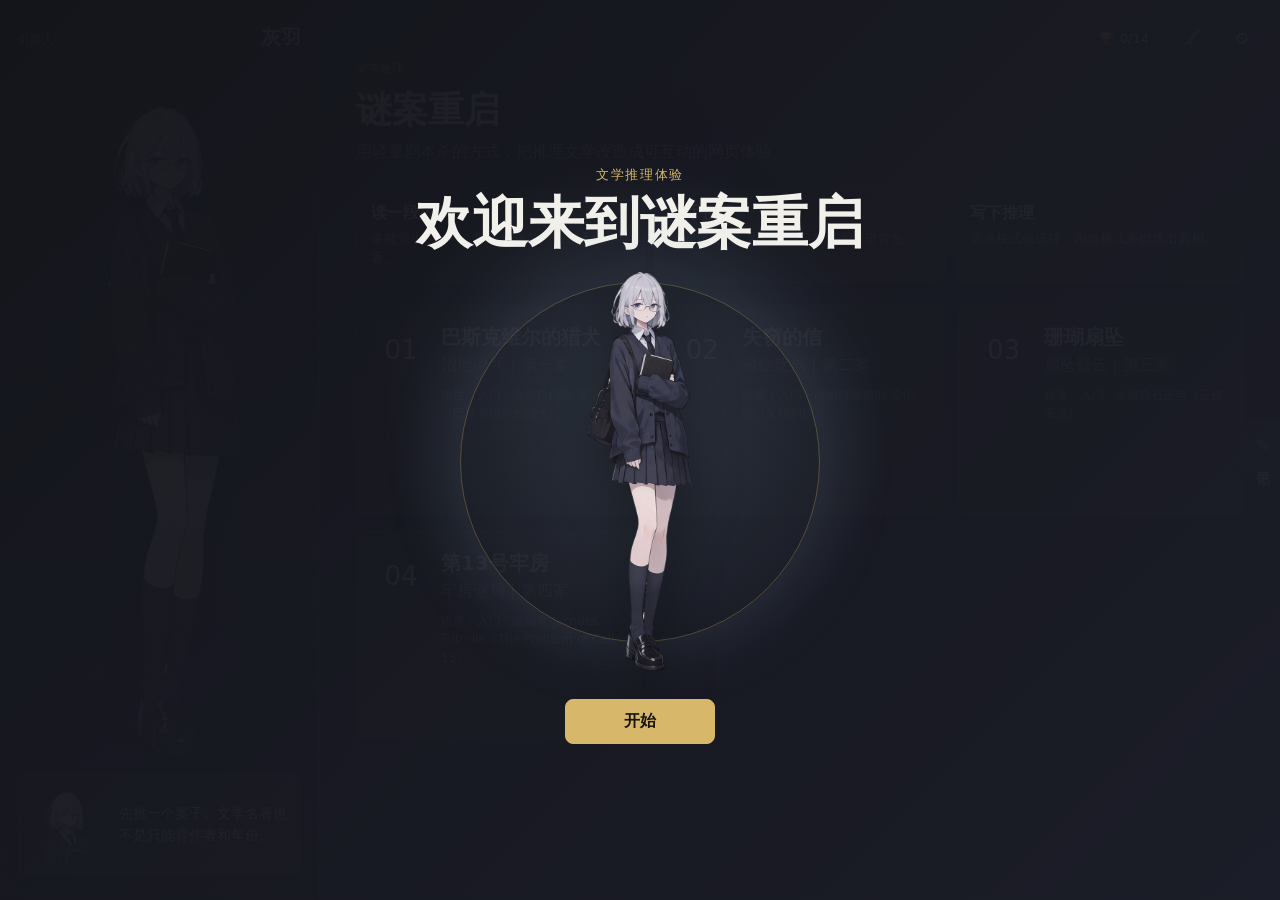
<file: index.html>
﻿<!DOCTYPE html>
<html lang="zh-CN">
<head>
  <meta charset="UTF-8" />
  <meta name="viewport" content="width=device-width, initial-scale=1.0" />
  <title>谜案重启 | 文学推理</title>
  <link rel="stylesheet" href="styles.css" />
</head>
<body>
  <div id="illustrationBackground" class="illustration-background" aria-hidden="true"></div>
  <button id="homeTrigger" class="home-trigger" type="button" data-action="menu" aria-label="返回主菜单" title="返回主菜单" hidden>
    <span aria-hidden="true">←</span>
    <span class="home-trigger-text">主菜单</span>
  </button>
  <button class="settings-trigger" type="button" data-action="settings" aria-label="打开设置" title="设置">⚙</button>
  <button id="achToggle" class="ach-trigger" type="button" aria-expanded="false" title="成就">
    <span aria-hidden="true">🏆</span>
    <span id="achCount" class="ach-trigger-count">0/0</span>
  </button>
  <div class="bgm-control">
    <button id="bgmToggle" class="bgm-trigger" type="button" aria-label="背景音乐" aria-expanded="false" aria-controls="bgmPanel" title="背景音乐">
      <span class="bgm-icon" aria-hidden="true">♪</span>
      <span class="bgm-bars" aria-hidden="true"><i></i><i></i><i></i></span>
    </button>
    <div id="bgmPanel" class="bgm-panel" role="group" aria-label="背景音乐播放器" hidden>
      <div class="bgm-row">
        <strong>背景音乐</strong>
        <label class="bgm-switch" title="一键开关背景音乐">
          <input id="bgmEnabled" type="checkbox" />
          <span class="bgm-switch-track" aria-hidden="true"></span>
          <span class="sr-only">开启背景音乐</span>
        </label>
      </div>
      <div class="bgm-player">
        <div class="bgm-now">
          <strong id="bgmTitle"></strong>
          <span id="bgmArtist"></span>
        </div>
        <input id="bgmSeek" class="bgm-seek" type="range" min="0" max="1000" step="1" value="0" aria-label="播放进度" />
        <div class="bgm-time"><span id="bgmCurrent">0:00</span><span id="bgmDuration">0:00</span></div>
        <div class="bgm-buttons">
          <button id="bgmMode" class="bgm-btn small" type="button"></button>
          <button id="bgmPrev" class="bgm-btn" type="button" aria-label="上一首" title="上一首">⏮</button>
          <button id="bgmPlay" class="bgm-btn main" type="button" aria-label="播放" title="播放">▶</button>
          <button id="bgmNext" class="bgm-btn" type="button" aria-label="下一首" title="下一首">⏭</button>
          <button id="bgmMute" class="bgm-btn small" type="button" aria-label="静音" title="静音">🔊</button>
        </div>
        <div class="bgm-volume">
          <label class="bgm-field" for="bgmVolume">音量</label>
          <input id="bgmVolume" type="range" min="0" max="100" step="1" value="40" />
          <span id="bgmVolumeLabel" class="bgm-field">40%</span>
        </div>
        <div class="bgm-library">
          <div id="bgmTabs" class="bgm-tabs" role="tablist" aria-label="专辑与歌单"></div>
          <form id="bgmForm" class="bgm-form" hidden>
            <input id="bgmFormInput" type="text" maxlength="20" autocomplete="off" aria-label="歌单名称" />
            <button type="submit" class="bgm-chip">确定</button>
            <button id="bgmFormCancel" type="button" class="bgm-chip">取消</button>
          </form>
          <div class="bgm-album-head">
            <div>
              <strong id="bgmAlbumName"></strong>
              <small id="bgmAlbumDesc"></small>
            </div>
            <div id="bgmAlbumActions" class="bgm-album-actions"></div>
          </div>
          <ol id="bgmList" class="bgm-list" aria-label="当前专辑曲目"></ol>
        </div>
      </div>
      <p id="bgmStatus" class="bgm-status" aria-live="polite"></p>
    </div>
  </div>
  <div class="layout">
    <aside class="guide-panel" aria-label="引路人">
      <div class="guide-card">
        <div class="guide-title">
          <span class="guide-kicker">引路人</span>
          <strong>灰羽</strong>
        </div>
        <button class="guide-portrait" type="button" data-action="mascot" aria-label="和引路人互动">
          <img id="guideFullbody" class="guide-fullbody" alt="灰发眼镜少女引路人全身像" src="assets/mascot/cutout/fullbody_idle.png" onerror="this.onerror=null;this.src='assets/mascot/guide_fullbody.png';" />
        </button>
      </div>
      <div class="dialogue">
        <img id="mascotImg" class="dialogue-face" alt="引路人当前表情" src="assets/mascot/cutout/portrait_idle.png" />
        <p id="guideBubble" aria-live="polite">先选一个案子。别紧张，推理错了也不是不能重来。</p>
      </div>
    </aside>
    <main class="stage" id="app"></main>
  </div>
  <button id="nbToggle" class="nb-tab" type="button" aria-expanded="false" aria-controls="notebook" title="侦探笔记">
    <span class="nb-tab-icon" aria-hidden="true">✎</span>
    <span class="nb-tab-text">笔记</span>
    <span id="nbCount" class="nb-count" hidden></span>
  </button>
  <aside id="notebook" class="notebook" aria-label="侦探笔记" hidden>
    <header class="nb-head">
      <div>
        <strong>侦探笔记</strong>
        <small id="nbCase"></small>
      </div>
      <button type="button" class="icon-button" data-nb="close" aria-label="关闭笔记" title="关闭">×</button>
    </header>
    <div class="nb-compose">
      <textarea id="nbInput" rows="3" placeholder="记下线索、疑点、谁在说谎……" aria-label="新笔记"></textarea>
      <div class="nb-row">
        <button id="nbQuote" type="button" class="nb-btn" data-nb="quote" title="把对话框里当前这句台词引用进来">引用当前台词</button>
        <span>
          <span class="nb-meta">Ctrl+Enter</span>
          <button type="button" class="nb-btn primary" data-nb="add">记下</button>
        </span>
      </div>
    </div>
    <div class="nb-row nb-toolbar">
      <span id="nbFilter" class="nb-filter" role="group" aria-label="显示范围">
        <button type="button" class="nb-chip" data-nb-filter="case">本案</button>
        <button type="button" class="nb-chip" data-nb-filter="all">全部</button>
      </span>
      <span>
        <button type="button" class="nb-btn" data-nb="export" title="导出全部笔记为文本文件">导出</button>
        <button type="button" class="nb-btn danger" data-nb="clear" title="删除本案全部笔记">清空本案</button>
      </span>
    </div>
    <ol id="nbList" class="nb-list"></ol>
    <div id="nbToast" class="nb-toast" role="status" hidden></div>
    <p class="nb-foot">笔记自动保存在当前浏览器中。</p>
  </aside>
  <section id="welcomeScreen" class="welcome-screen" aria-labelledby="welcomeTitle" hidden>
    <div class="welcome-backdrop"></div>
    <audio id="welcomeVoice" preload="auto"></audio>
    <div class="welcome-content">
      <p class="welcome-kicker">文学推理体验</p>
      <h1 id="welcomeTitle">欢迎来到谜案重启</h1>
      <p class="welcome-lede" hidden>让灰羽带你从一本书开始，进入一场可以亲自作答的推理故事。</p>
      <div class="welcome-guide-wrap">
        <div class="welcome-halo"></div>
        <img id="welcomeGuide" class="welcome-guide" src="assets/mascot/cutout/fullbody_idle.png" alt="灰羽全身像" />
      </div>
      <div class="welcome-dialogue" role="status" hidden>
        <img src="assets/mascot/cutout/portrait_idle.png" alt="" />
        <div>
          <strong>灰羽</strong>
          <p id="welcomeLine"></p>
        </div>
      </div>
      <div class="welcome-actions">
        <button id="welcomeBtn" class="btn primary welcome-start" type="button" data-action="welcome-begin">开始</button>
      </div>
    </div>
  </section>
  <section id="settingsPanel" class="settings-overlay" aria-labelledby="settingsTitle" hidden>
    <div class="settings-backdrop" data-action="close-settings"></div>
    <div class="settings-dialog" role="dialog" aria-modal="true">
      <div class="settings-header">
        <div>
          <p class="eyebrow">偏好设置</p>
          <h2 id="settingsTitle">阅读与显示</h2>
        </div>
        <button class="icon-button" type="button" data-action="close-settings" aria-label="关闭设置" title="关闭">×</button>
      </div>
      <div class="settings-group">
        <label for="uiSize">文字与界面大小</label>
        <select id="uiSize" data-setting="uiSize">
          <option value="small">小</option>
          <option value="normal">标准</option>
          <option value="large">大</option>
        </select>
      </div>
      <div class="settings-group">
        <label for="fontStyle">字体</label>
        <select id="fontStyle" data-setting="fontStyle">
          <option value="sans">现代无衬线</option>
          <option value="serif">阅读衬线体</option>
          <option value="mono">档案等宽体</option>
        </select>
      </div>
      <div class="settings-group">
        <label for="textSpeed">对白速度</label>
        <select id="textSpeed" data-setting="textSpeed">
          <option value="slow">慢</option>
          <option value="normal">标准</option>
          <option value="fast">快</option>
          <option value="instant">立即显示</option>
        </select>
      </div>
      <fieldset class="settings-group settings-sound">
        <legend class="settings-label">对白音效</legend>
        <div class="settings-inline">
          <label for="voiceToggle">逐字弹出时播放音效</label>
          <input id="voiceToggle" type="checkbox" data-setting="voice" />
        </div>
        <div class="settings-row">
          <select id="voiceStyle" data-setting="voiceStyle" aria-label="音效样式"></select>
          <button type="button" class="btn small" data-action="voice-preview">试听</button>
        </div>
        <div class="settings-range">
          <label for="voiceVolume">音量</label>
          <input id="voiceVolume" type="range" min="0" max="100" step="5" data-setting="voiceVolume" />
          <span id="voiceVolumeLabel">60%</span>
        </div>
      </fieldset>
      <div class="settings-group settings-inline">
        <label for="achSound">成就解锁提示音</label>
        <input id="achSound" type="checkbox" data-setting="achSound" />
      </div>
      <div class="settings-group">
        <span class="settings-label">背景</span>
        <div class="theme-options" role="radiogroup" aria-label="背景主题">
          <button class="theme-swatch" type="button" data-theme-choice="ink" aria-label="墨夜" title="墨夜"><span></span></button>
          <button class="theme-swatch" type="button" data-theme-choice="paper" aria-label="纸页" title="纸页"><span></span></button>
          <button class="theme-swatch" type="button" data-theme-choice="blue" aria-label="雾蓝" title="雾蓝"><span></span></button>
          <button class="theme-swatch" type="button" data-theme-choice="sepia" aria-label="旧案卷" title="旧案卷"><span></span></button>
        </div>
        <button id="backgroundGalleryOpen" class="btn small background-gallery-open" type="button" data-action="background-gallery">灰羽插画背景 <span id="backgroundUnlockCount"></span></button>
      </div>
      <div class="settings-group">
        <span class="settings-label">沉浸模式（AI）</span>
        <div class="settings-group">
          <label for="aiBase">接口地址</label>
          <input id="aiBase" type="text" data-setting="aiBase" placeholder="https://api.deepseek.com" autocomplete="off" />
        </div>
        <div class="settings-group">
          <label for="aiKey">API Key</label>
          <input id="aiKey" type="password" data-setting="aiKey" placeholder="sk-..." autocomplete="off" />
        </div>
        <div class="settings-group">
          <label for="aiModel">模型名</label>
          <input id="aiModel" type="text" data-setting="aiModel" placeholder="deepseek-chat" autocomplete="off" />
        </div>
        <div class="settings-group">
          <label for="proxyUrl">代理地址（可选）</label>
          <input id="proxyUrl" type="text" data-setting="proxyUrl" placeholder="https://你的腾讯云函数地址" autocomplete="off" />
        </div>
        <p class="settings-hint">填了代理地址后，请求会走代理（Key 放在服务端），前端可以不填 Key。</p>
      </div>
      <div class="settings-group settings-reset">
        <button id="resetProgress" class="btn small reset-progress" type="button" data-action="reset-progress">重置所有进度</button>
        <p class="settings-hint">清除游戏进度、成就、笔记本，恢复初始状态。设置保留。</p>
      </div>
      <p class="settings-note">设置会自动保存在当前浏览器中。</p>
    </div>
  </section>
  <section id="backgroundGallery" class="settings-overlay background-gallery" aria-labelledby="backgroundGalleryTitle" hidden>
    <div class="settings-backdrop" data-action="close-background-gallery"></div>
    <div class="settings-dialog background-gallery-dialog" role="dialog" aria-modal="true">
      <div class="settings-header">
        <div>
          <p class="eyebrow">引路人收藏</p>
          <h2 id="backgroundGalleryTitle">灰羽插画背景</h2>
        </div>
        <button class="icon-button" type="button" data-action="close-background-gallery" aria-label="关闭背景图库" title="关闭">×</button>
      </div>
      <p class="background-gallery-intro">完成成就与案件，逐步解锁灰羽的个人插画。已解锁的背景可随时切换。</p>
      <div id="backgroundGrid" class="background-grid"></div>
      <button id="backgroundReset" class="btn background-reset" type="button" data-action="background-none">不使用插画背景</button>
    </div>
    <div id="backgroundViewer" class="background-viewer" data-action="close-background-viewer" hidden>
      <img alt="灰羽插画预览" />
      <p>点击任意处关闭预览</p>
    </div>
  </section>
  <script src="data.js"></script>
  <script src="judge.js"></script>
  <script src="dialogue.js"></script>
  <script src="mascot.js"></script>
  <script src="achievements.js"></script>
  <script src="coach.js"></script>
  <script src="app.js"></script>
  <script src="notebook.js"></script>
  <script src="bgm.js"></script>
</body>
</html>
</file>
<file: styles.css>
﻿:root {
  --bg: #14151b;
  --bg-soft: #1c1e28;
  --panel: #242735;
  --panel-2: #2d3040;
  --border: #3b4054;
  --text: #f1f0eb;
  --muted: #a7a9b6;
  --accent: #d7b76a;
  --accent-2: #88a8c8;
  --danger: #df7979;
  --ok: #72c38b;
  --shadow: 0 20px 60px rgba(0, 0, 0, .28);
  --base-size: 16px;
  --font-ui: "Segoe UI", "Microsoft YaHei", system-ui, sans-serif;
}

* { box-sizing: border-box; }

.illustration-background {
  position: fixed;
  inset: 0;
  z-index: 0;
  opacity: 0;
  background-repeat: no-repeat;
  background-size: cover;
  pointer-events: none;
  transition: opacity .45s ease;
}

body.has-illustration .illustration-background { opacity: 1; }

body.has-illustration::before {
  content: "";
  position: fixed;
  inset: 0;
  z-index: 0;
  background: linear-gradient(90deg, color-mix(in srgb, var(--bg) 76%, transparent), color-mix(in srgb, var(--bg) 46%, transparent));
  pointer-events: none;
}

body.has-illustration .guide-panel {
  background: color-mix(in srgb, var(--panel) 82%, transparent);
}

body.has-illustration .intro-strip div,
body.has-illustration .panel,
body.has-illustration .question,
body.has-illustration .card,
body.has-illustration .vn-box {
  background: color-mix(in srgb, var(--panel) 94%, transparent);
}

body.has-illustration .screen-header h1,
body.has-illustration .screen-header h2,
body.has-illustration .screen-header .muted {
  text-shadow: 0 2px 10px rgba(0, 0, 0, .95);
}

body.has-illustration .screen-header .muted { color: #ecebe7; }

body {
  margin: 0;
  min-height: 100vh;
  font-family: var(--font-ui);
  font-size: var(--base-size);
  background:
    linear-gradient(135deg, rgba(136, 168, 200, .14), transparent 36%),
    radial-gradient(900px 520px at 85% 4%, rgba(215, 183, 106, .12), transparent 58%),
    var(--bg);
  color: var(--text);
  transition: background .3s ease, color .3s ease;
}

button, input, textarea, select { font: inherit; }

body[data-ui-size="small"] { --base-size: 14px; }
body[data-ui-size="large"] { --base-size: 18px; }
body[data-font-style="serif"] { --font-ui: Georgia, "Times New Roman", "Songti SC", serif; }
body[data-font-style="mono"] { --font-ui: "Cascadia Mono", Consolas, "Microsoft YaHei", monospace; }
body[data-theme="paper"] {
  --bg: #e8e5dc;
  --bg-soft: #d8d5ca;
  --panel: #f3f0e8;
  --panel-2: #e4e0d5;
  --border: #b8b4a8;
  --text: #2b2b2a;
  --muted: #68675f;
  --accent: #8b5e34;
  --accent-2: #526d86;
  --shadow: 0 20px 60px rgba(50, 45, 35, .16);
}
body[data-theme="blue"] {
  --bg: #101b2b;
  --bg-soft: #16283d;
  --panel: #1d334b;
  --panel-2: #24425e;
  --border: #41617c;
  --text: #eef5fb;
  --muted: #a9c0d3;
  --accent: #c6d8ea;
  --accent-2: #8fc8d7;
}
body[data-theme="sepia"] {
  --bg: #261d19;
  --bg-soft: #352720;
  --panel: #45342b;
  --panel-2: #574136;
  --border: #80604a;
  --text: #f5ead8;
  --muted: #cbb99e;
  --accent: #e3b96d;
  --accent-2: #a9c4c1;
}

.home-trigger {
  position: fixed;
  z-index: 20;
  top: 18px;
  left: 18px;
  height: 40px;
  display: inline-flex;
  align-items: center;
  gap: 6px;
  padding: 0 14px 0 12px;
  color: var(--text);
  font-size: 13px;
  border: 1px solid var(--border);
  border-radius: 999px;
  background: color-mix(in srgb, var(--panel) 82%, transparent);
  cursor: pointer;
  box-shadow: 0 8px 24px rgba(0, 0, 0, .18);
  transition: transform .18s ease, background .18s ease, border-color .18s ease;
}

.home-trigger[hidden] { display: none; }

.home-trigger:hover {
  transform: translateX(-2px);
  border-color: var(--accent);
  background: var(--panel-2);
}

.home-trigger span:first-child { font-size: 16px; line-height: 1; }

.settings-trigger {
  position: fixed;
  z-index: 20;
  top: 18px;
  right: 18px;
  width: 40px;
  height: 40px;
  display: grid;
  place-items: center;
  color: var(--text);
  border: 1px solid var(--border);
  border-radius: 50%;
  background: color-mix(in srgb, var(--panel) 82%, transparent);
  cursor: pointer;
  box-shadow: 0 8px 24px rgba(0, 0, 0, .18);
  transition: transform .18s ease, background .18s ease, border-color .18s ease;
}

.settings-trigger:hover {
  transform: rotate(18deg);
  border-color: var(--accent);
  background: var(--panel-2);
}

.bgm-control {
  position: fixed;
  z-index: 20;
  top: 18px;
  right: 68px;
}

.bgm-trigger {
  position: relative;
  width: 40px;
  height: 40px;
  display: grid;
  place-items: center;
  color: var(--text);
  border: 1px solid var(--border);
  border-radius: 50%;
  background: color-mix(in srgb, var(--panel) 82%, transparent);
  cursor: pointer;
  box-shadow: 0 8px 24px rgba(0, 0, 0, .18);
  transition: background .18s ease, border-color .18s ease, color .18s ease;
}

.bgm-trigger:hover,
.bgm-trigger[aria-expanded="true"] {
  border-color: var(--accent);
  background: var(--panel-2);
}

.bgm-trigger.muted { color: var(--muted); }

.bgm-trigger.muted::after {
  content: "";
  position: absolute;
  width: 22px;
  height: 2px;
  border-radius: 1px;
  background: currentColor;
  transform: rotate(-45deg);
}

.bgm-icon { font-size: 17px; line-height: 1; }

.bgm-bars {
  position: absolute;
  right: 6px;
  bottom: 7px;
  display: none;
  align-items: flex-end;
  gap: 1px;
  height: 9px;
}

.bgm-bars i {
  width: 2px;
  height: 100%;
  border-radius: 1px;
  background: var(--accent);
  transform-origin: bottom;
  animation: bgm-bar 1s ease-in-out infinite;
}

.bgm-bars i:nth-child(2) { animation-delay: -.35s; }
.bgm-bars i:nth-child(3) { animation-delay: -.7s; }
.bgm-trigger.playing .bgm-bars { display: flex; }

.bgm-panel {
  position: absolute;
  top: 50px;
  right: -50px;
  width: 310px;
  max-height: calc(100vh - 90px);
  overflow-y: auto;
  display: grid;
  gap: 10px;
  padding: 14px 16px;
  border: 1px solid var(--border);
  border-radius: 8px;
  background: var(--panel);
  box-shadow: var(--shadow);
  animation: line-in .18s ease both;
}

.bgm-panel[hidden] { display: none; }

.bgm-row {
  display: flex;
  align-items: center;
  justify-content: space-between;
  gap: 10px;
}

.bgm-field {
  color: var(--muted);
  font-size: 13px;
}

.bgm-player {
  display: grid;
  gap: 8px;
  transition: opacity .18s ease;
}

.bgm-panel.disabled .bgm-player { opacity: .55; }

.bgm-now {
  display: grid;
  gap: 2px;
  min-width: 0;
}

.bgm-now strong,
.bgm-now span {
  overflow: hidden;
  white-space: nowrap;
  text-overflow: ellipsis;
}

.bgm-now strong { font-size: 15px; }

.bgm-now span {
  color: var(--muted);
  font-size: 12px;
}

.bgm-panel input[type="range"] {
  width: 100%;
  margin: 0;
  accent-color: var(--accent);
  cursor: pointer;
}

.bgm-seek {
  --progress: 0%;
  height: 16px;
  appearance: none;
  -webkit-appearance: none;
  background: transparent;
}

.bgm-seek::-webkit-slider-runnable-track {
  height: 4px;
  border-radius: 2px;
  background: linear-gradient(to right, var(--accent) var(--progress), var(--border) var(--progress));
}

.bgm-seek::-moz-range-track {
  height: 4px;
  border-radius: 2px;
  background: linear-gradient(to right, var(--accent) var(--progress), var(--border) var(--progress));
}

.bgm-seek::-webkit-slider-thumb {
  -webkit-appearance: none;
  width: 12px;
  height: 12px;
  margin-top: -4px;
  border: 0;
  border-radius: 50%;
  background: var(--accent);
  transition: transform .12s ease;
}

.bgm-seek::-moz-range-thumb {
  width: 12px;
  height: 12px;
  border: 0;
  border-radius: 50%;
  background: var(--accent);
}

.bgm-seek:hover::-webkit-slider-thumb { transform: scale(1.25); }

.bgm-time {
  display: flex;
  justify-content: space-between;
  margin-top: -6px;
  color: var(--muted);
  font-size: 11px;
  font-variant-numeric: tabular-nums;
}

.bgm-buttons {
  display: flex;
  align-items: center;
  justify-content: center;
  gap: 10px;
}

.bgm-btn {
  width: 36px;
  height: 36px;
  display: grid;
  place-items: center;
  padding: 0;
  color: var(--text);
  border: 0;
  border-radius: 50%;
  background: transparent;
  cursor: pointer;
  transition: background .15s ease, color .15s ease, transform .1s ease;
}

.bgm-btn:hover { background: var(--panel-2); }
.bgm-btn:active { transform: scale(.92); }

.bgm-btn.small {
  width: 32px;
  height: 32px;
  color: var(--muted);
}

.bgm-btn.small:hover { color: var(--text); }

.bgm-btn.main {
  width: 44px;
  height: 44px;
  color: var(--bg);
  background: var(--accent);
}

.bgm-btn.main:hover { background: color-mix(in srgb, var(--accent) 85%, white); }
.bgm-btn.main svg { width: 22px; height: 22px; }

.bgm-btn:focus-visible {
  outline: 2px solid var(--accent);
  outline-offset: 2px;
}

.bgm-volume {
  display: grid;
  grid-template-columns: auto minmax(0, 1fr) 36px;
  align-items: center;
  gap: 10px;
}

.bgm-volume span { text-align: right; }

.bgm-library {
  display: grid;
  gap: 8px;
  margin-top: 2px;
  padding-top: 10px;
  border-top: 1px solid var(--border);
}

.bgm-tabs {
  display: flex;
  flex-wrap: wrap;
  gap: 6px;
}

.bgm-tab,
.bgm-chip {
  padding: 4px 10px;
  color: var(--muted);
  font-size: 12px;
  border: 1px solid var(--border);
  border-radius: 999px;
  background: transparent;
  cursor: pointer;
  transition: color .15s ease, border-color .15s ease, background .15s ease;
}

.bgm-tab:hover,
.bgm-chip:hover {
  color: var(--text);
  border-color: var(--accent);
}

.bgm-tab[aria-selected="true"] {
  color: var(--bg);
  border-color: var(--accent);
  background: var(--accent);
}

.bgm-tab.custom { border-style: dashed; }
.bgm-tab.custom[aria-selected="true"] { border-style: solid; }
.bgm-tab.add { border-style: dashed; }

.bgm-chip.danger:hover {
  color: var(--danger);
  border-color: var(--danger);
}

.bgm-form {
  display: flex;
  gap: 6px;
}

.bgm-form[hidden] { display: none; }

.bgm-form input {
  flex: 1;
  min-width: 0;
  padding: 4px 8px;
  color: var(--text);
  font-size: 13px;
  border: 1px solid var(--accent);
  border-radius: 6px;
  background: var(--panel-2);
}

.bgm-album-head {
  display: flex;
  align-items: flex-start;
  justify-content: space-between;
  gap: 8px;
}

.bgm-album-head > div:first-child {
  display: grid;
  gap: 2px;
  min-width: 0;
}

.bgm-album-head strong { font-size: 14px; }

.bgm-album-head small {
  color: var(--muted);
  font-size: 11px;
  line-height: 1.45;
}

.bgm-album-actions {
  display: flex;
  flex-shrink: 0;
  gap: 4px;
}

.bgm-list {
  display: grid;
  gap: 2px;
  margin: 0;
  padding: 0;
  list-style: none;
}

.bgm-list li {
  position: relative;
  display: grid;
  grid-template-columns: minmax(0, 1fr) 28px;
  align-items: center;
  border-radius: 6px;
}

.bgm-list li:hover { background: var(--panel-2); }

.bgm-empty {
  display: block !important;
  padding: 10px 8px;
  color: var(--muted);
  font-size: 12px;
  line-height: 1.6;
}

.bgm-list .bgm-track {
  width: 100%;
  display: grid;
  grid-template-columns: 20px minmax(0, 1fr);
  align-items: center;
  gap: 8px;
  padding: 6px 8px;
  color: var(--text);
  text-align: left;
  border: 0;
  border-radius: 6px;
  background: transparent;
  cursor: pointer;
}

.bgm-side {
  width: 26px;
  height: 26px;
  padding: 0;
  color: var(--muted);
  font-size: 15px;
  border: 0;
  border-radius: 50%;
  background: transparent;
  cursor: pointer;
  opacity: .55;
  transition: opacity .15s ease, color .15s ease, background .15s ease;
}

.bgm-list li:hover .bgm-side,
.bgm-side:focus-visible,
.bgm-side[aria-expanded="true"] { opacity: 1; }

.bgm-side:hover {
  color: var(--accent);
  background: var(--panel);
}

.bgm-add-menu {
  grid-column: 1 / -1;
  display: grid;
  gap: 2px;
  margin: 2px 6px 6px 34px;
  padding: 6px;
  border: 1px solid var(--border);
  border-radius: 6px;
  background: var(--panel);
}

.bgm-add-menu p {
  margin: 2px 4px;
  color: var(--muted);
  font-size: 12px;
}

.bgm-add-menu button {
  display: grid;
  grid-template-columns: 16px minmax(0, 1fr);
  gap: 4px;
  padding: 5px 6px;
  color: var(--text);
  font-size: 12px;
  text-align: left;
  border: 0;
  border-radius: 4px;
  background: transparent;
  cursor: pointer;
}

.bgm-add-menu button:hover { background: var(--panel-2); }
.bgm-add-menu button span { color: var(--accent); }
.bgm-add-menu button.new { color: var(--accent); }

.bgm-list-num {
  color: var(--muted);
  font-size: 12px;
  text-align: center;
  font-variant-numeric: tabular-nums;
}

.bgm-list-text {
  display: grid;
  min-width: 0;
}

.bgm-list-text strong,
.bgm-list-text small {
  overflow: hidden;
  white-space: nowrap;
  text-overflow: ellipsis;
}

.bgm-list-text strong {
  font-size: 13px;
  font-weight: 500;
}

.bgm-list-text small {
  color: var(--muted);
  font-size: 11px;
}

.bgm-list li.active { background: color-mix(in srgb, var(--accent) 14%, transparent); }
.bgm-list li.active strong { color: var(--accent); }

.bgm-list li.playing .bgm-list-num {
  color: transparent;
  background: linear-gradient(var(--accent), var(--accent)) center / 2px 60% no-repeat;
  animation: bgm-bar 1s ease-in-out infinite;
}

.bgm-status {
  margin: 2px 0 0;
  color: var(--muted);
  font-size: 12px;
  line-height: 1.5;
}

.bgm-switch {
  position: relative;
  display: inline-flex;
  cursor: pointer;
}

.bgm-switch input {
  position: absolute;
  opacity: 0;
  width: 100%;
  height: 100%;
  margin: 0;
  cursor: pointer;
}

.bgm-switch-track {
  width: 38px;
  height: 22px;
  border: 1px solid var(--border);
  border-radius: 11px;
  background: var(--panel-2);
  transition: background .18s ease, border-color .18s ease;
}

.bgm-switch-track::after {
  content: "";
  display: block;
  width: 16px;
  height: 16px;
  margin: 2px;
  border-radius: 50%;
  background: var(--muted);
  transition: transform .18s ease, background .18s ease;
}

.bgm-switch input:checked + .bgm-switch-track {
  border-color: var(--accent);
  background: color-mix(in srgb, var(--accent) 30%, var(--panel-2));
}

.bgm-switch input:checked + .bgm-switch-track::after {
  transform: translateX(16px);
  background: var(--accent);
}

.bgm-switch input:focus-visible + .bgm-switch-track {
  outline: 2px solid var(--accent);
  outline-offset: 2px;
}

.sr-only {
  position: absolute;
  width: 1px;
  height: 1px;
  overflow: hidden;
  clip: rect(0 0 0 0);
  white-space: nowrap;
}

.layout {
  position: relative;
  z-index: 1;
  display: grid;
  grid-template-columns: 320px minmax(0, 1fr);
  min-height: 100vh;
}

.guide-panel {
  position: sticky;
  top: 0;
  height: 100vh;
  padding: 24px 18px;
  display: flex;
  flex-direction: column;
  justify-content: space-between;
  gap: 18px;
  background:
    linear-gradient(180deg, color-mix(in srgb, var(--panel) 95%, transparent), color-mix(in srgb, var(--bg) 98%, transparent)),
    var(--bg-soft);
  border-right: 1px solid var(--border);
  overflow: hidden;
}

body.case-active .guide-panel {
  padding-top: 76px;
}

.guide-card {
  min-height: 0;
  display: flex;
  flex: 1;
  flex-direction: column;
  gap: 14px;
}

.guide-title {
  display: flex;
  align-items: baseline;
  justify-content: space-between;
  gap: 10px;
}

.guide-kicker,
.eyebrow {
  color: var(--accent);
  font-size: 12px;
  letter-spacing: 0;
  text-transform: uppercase;
}

.guide-title strong {
  font-size: 20px;
}

.guide-portrait {
  position: relative;
  flex: 1;
  min-height: 420px;
  width: 100%;
  padding: 0;
  border: 0;
  background: transparent;
  overflow: hidden;
  cursor: pointer;
}

.guide-portrait::before {
  content: "";
  position: absolute;
  left: 18%;
  right: 18%;
  bottom: 2%;
  height: 12px;
  border-radius: 50%;
  background: rgba(0, 0, 0, .28);
  filter: blur(7px);
  pointer-events: none;
}

.guide-portrait:hover .guide-fullbody {
  transform: translateX(-50%) scale(1.025);
}

.guide-fullbody {
  position: absolute;
  left: 50%;
  bottom: -16px;
  height: 98%;
  width: auto;
  transform: translateX(-50%);
  object-fit: contain;
  filter: drop-shadow(0 10px 16px rgba(0, 0, 0, .25));
  transform-origin: 50% 100%;
  transition: transform .18s ease;
}

.guide-portrait.poked .guide-fullbody {
  animation: guide-poke .42s ease;
}

.guide-portrait:focus-visible {
  outline: 2px solid var(--accent);
  outline-offset: -2px;
  border-radius: 8px;
}

.guide-fullbody[data-pose="thinking"] {
  height: 99%;
}

.guide-fullbody[data-pose="investigate"] {
  height: 98%;
}

.guide-fullbody[data-pose="unimpressed"] {
  height: 98%;
}

.dialogue {
  display: grid;
  grid-template-columns: 76px minmax(0, 1fr);
  align-items: center;
  gap: 12px;
  padding: 12px;
  border: 1px solid var(--border);
  border-radius: 8px;
  background: color-mix(in srgb, var(--panel) 96%, transparent);
  box-shadow: var(--shadow);
}

.dialogue-face {
  width: 76px;
  height: 76px;
  object-fit: contain;
  border: 0;
  background: transparent;
}

.dialogue p {
  margin: 0;
  color: var(--text);
  font-size: 14px;
  line-height: 1.55;
}

.dialogue p.line-in { animation: line-in .28s ease both; }

.stage {
  width: 100%;
  max-width: 1040px;
  margin: 0 auto;
  padding: 48px 36px 56px;
}

.screen-header {
  margin-bottom: 22px;
}

.screen-header h1,
.screen-header h2 {
  margin: 4px 0 8px;
  line-height: 1.15;
}

h1 { font-size: 36px; }
h2 { font-size: 28px; }
h3 {
  margin: 0 0 12px;
  color: var(--accent);
  font-size: 17px;
}

.tagline,
.muted {
  color: var(--muted);
}

.tagline {
  margin: 0;
  max-width: 680px;
  line-height: 1.7;
}

.intro-strip {
  display: grid;
  grid-template-columns: repeat(3, minmax(0, 1fr));
  gap: 10px;
  margin-bottom: 22px;
}

.intro-strip div,
.panel,
.question {
  border: 1px solid var(--border);
  border-radius: 8px;
  background: color-mix(in srgb, var(--panel) 88%, transparent);
}

.intro-strip div {
  padding: 14px;
}

.intro-strip strong,
.intro-strip span {
  display: block;
}

.intro-strip strong {
  margin-bottom: 5px;
}

.intro-strip span {
  color: var(--muted);
  font-size: 13px;
  line-height: 1.5;
}

.card-grid {
  display: grid;
  grid-template-columns: repeat(auto-fill, minmax(280px, 1fr));
  gap: 16px;
}

.card {
  min-height: 210px;
  padding: 18px;
  display: grid;
  grid-template-columns: 52px minmax(0, 1fr);
  gap: 14px;
  color: var(--text);
  text-align: left;
  border: 1px solid var(--border);
  border-radius: 8px;
  background: color-mix(in srgb, var(--panel) 92%, transparent);
  cursor: pointer;
  transition: transform .15s ease, border-color .15s ease, background .15s ease;
}

.card:hover {
  transform: translateY(-2px);
  border-color: var(--accent);
  background: rgba(45, 48, 64, .95);
}

.card.locked {
  cursor: not-allowed;
  opacity: .68;
}

.card-cover {
  display: grid;
  place-items: center;
  width: 52px;
  height: 52px;
  border-radius: 8px;
  background: var(--panel-2);
  font-size: 26px;
}

.card-title {
  font-size: 20px;
  font-weight: 650;
}

.card-sub {
  margin: 4px 0 10px;
  color: var(--muted);
}

.card-meta,
.card-ai {
  color: var(--muted);
  font-size: 12px;
  line-height: 1.55;
}

.card-ai {
  margin-top: 8px;
  color: var(--accent-2);
}

.badge {
  display: inline-block;
  margin-top: 12px;
  margin-right: 8px;
  padding: 3px 8px;
  border-radius: 6px;
  font-size: 12px;
}

.badge.ok {
  color: var(--ok);
  background: rgba(114, 195, 139, .14);
}

.muted-badge {
  color: var(--muted);
  background: rgba(255, 255, 255, .08);
}

.panel,
.question {
  padding: 18px;
  margin-bottom: 18px;
}

.story {
  margin: 0;
  line-height: 1.85;
}

.victim {
  margin: 12px 0 0;
  color: var(--muted);
}

.victim strong {
  color: var(--danger);
}

.char-grid,
.action-grid {
  display: grid;
  grid-template-columns: repeat(auto-fill, minmax(220px, 1fr));
  gap: 12px;
}

.char,
.action,
.opt,
.clue-list li {
  border: 1px solid var(--border);
  border-radius: 8px;
  background: var(--panel-2);
}

.char {
  padding: 12px;
}

.char-name {
  margin-bottom: 5px;
  font-weight: 650;
}

.char-meta {
  color: var(--muted);
  font-size: 13px;
  line-height: 1.5;
}

.action {
  min-height: 72px;
  padding: 12px;
  display: flex;
  flex-direction: column;
  justify-content: space-between;
  gap: 8px;
  color: var(--text);
  cursor: pointer;
  text-align: left;
}

.action:hover,
.opt:hover {
  border-color: var(--accent);
}

.action.done {
  border-color: rgba(114, 195, 139, .72);
}

.action small {
  color: var(--muted);
}

.clue-list {
  margin: 0;
  padding: 0;
  display: grid;
  gap: 8px;
  list-style: none;
}

.clue-list li {
  padding: 10px 12px;
  font-size: 14px;
  line-height: 1.6;
}

.clue-list li.locked {
  color: var(--muted);
}

.result p {
  margin: 0;
  line-height: 1.8;
}

.opt-grid {
  display: grid;
  gap: 8px;
}

.opt {
  padding: 12px;
  color: var(--text);
  cursor: pointer;
  text-align: left;
}

.opt.selected {
  border-color: var(--accent-2);
  background: rgba(136, 168, 200, .15);
}

.opt.locked {
  cursor: not-allowed;
  opacity: .5;
}

.actions {
  display: flex;
  flex-wrap: wrap;
  gap: 12px;
  margin-top: 20px;
}

.btn {
  min-height: 44px;
  padding: 11px 18px;
  color: var(--text);
  border: 1px solid var(--border);
  border-radius: 8px;
  background: var(--panel-2);
  cursor: pointer;
}

.btn.primary {
  color: #17130a;
  border-color: var(--accent);
  background: var(--accent);
  font-weight: 700;
}

.btn:hover {
  filter: brightness(1.08);
}

.welcome-screen,
.settings-overlay {
  position: fixed;
  inset: 0;
  z-index: 30;
}

.welcome-screen[hidden],
.settings-overlay[hidden] {
  display: none;
}

.welcome-screen {
  display: grid;
  place-items: center;
  overflow: hidden;
  opacity: 0;
  transition: opacity .36s ease;
}

.welcome-screen.visible { opacity: 1; }
.welcome-screen.closing { opacity: 0; }

.welcome-backdrop {
  position: absolute;
  inset: 0;
  background:
    radial-gradient(circle at 50% 46%, rgba(136, 168, 200, .18), transparent 32%),
    linear-gradient(135deg, rgba(20, 21, 27, .97), rgba(28, 30, 40, .96));
}

.welcome-content {
  position: relative;
  z-index: 1;
  width: min(640px, calc(100% - 32px));
  padding: 38px 24px 28px;
  text-align: center;
  animation: welcome-rise .65s cubic-bezier(.2, .75, .2, 1) both;
}

.welcome-screen.closing .welcome-content {
  animation: welcome-exit .34s ease both;
}

.welcome-kicker {
  margin: 0 0 8px;
  color: var(--accent);
  font-size: 13px;
  letter-spacing: .12em;
}

.welcome-content h1 {
  margin: 0 0 12px;
  font-size: clamp(32px, 6vw, 56px);
  line-height: 1.1;
}

.welcome-lede {
  max-width: 500px;
  margin: 0 auto;
  color: var(--muted);
  line-height: 1.75;
}

.welcome-guide-wrap {
  position: relative;
  height: min(46vh, 470px);
  min-height: 300px;
  margin: 12px auto 0;
}

.welcome-halo {
  position: absolute;
  left: 50%;
  bottom: 9%;
  width: min(360px, 70vw);
  height: min(360px, 70vw);
  border: 1px solid rgba(215, 183, 106, .3);
  border-radius: 50%;
  transform: translateX(-50%);
  box-shadow: 0 0 80px rgba(136, 168, 200, .16);
  animation: halo-pulse 4s ease-in-out infinite;
}

.welcome-guide {
  position: relative;
  z-index: 1;
  height: 100%;
  max-width: 92%;
  object-fit: contain;
  animation: guide-float 4.5s ease-in-out infinite;
  filter: drop-shadow(0 18px 26px rgba(0, 0, 0, .35));
}

.welcome-dialogue {
  position: relative;
  z-index: 2;
  display: grid;
  grid-template-columns: 64px minmax(0, 1fr);
  align-items: center;
  gap: 14px;
  max-width: 540px;
  margin: 0 auto;
  padding: 12px 16px;
  text-align: left;
  border: 1px solid var(--border);
  border-radius: 8px;
  background: color-mix(in srgb, var(--panel) 92%, transparent);
  box-shadow: var(--shadow);
}

.welcome-dialogue img {
  width: 64px;
  height: 64px;
  object-fit: contain;
}

.welcome-dialogue strong { color: var(--accent); }

.welcome-dialogue p {
  margin: 5px 0 0;
  line-height: 1.6;
}

.welcome-dialogue p.line-in { animation: line-in .28s ease both; }

.welcome-lede[hidden],
.welcome-dialogue[hidden] {
  display: none;
}

.welcome-actions {
  position: relative;
  z-index: 3;
  display: flex;
  align-items: center;
  justify-content: center;
  gap: 16px;
  margin-top: 20px;
}

.welcome-start { min-width: 150px; }

.welcome-skip {
  padding: 8px 4px;
  color: var(--muted);
  border: 0;
  background: transparent;
  cursor: pointer;
}

.welcome-skip:hover { color: var(--text); }

.settings-overlay {
  display: grid;
  place-items: center;
  opacity: 0;
  transition: opacity .18s ease;
}

.settings-overlay.visible { opacity: 1; }
.settings-overlay.closing { opacity: 0; pointer-events: none; }

.settings-backdrop {
  position: absolute;
  inset: 0;
  background: rgba(5, 7, 12, .62);
  backdrop-filter: blur(5px);
}

.settings-dialog {
  position: relative;
  z-index: 1;
  width: min(420px, calc(100% - 32px));
  padding: 22px;
  border: 1px solid var(--border);
  border-radius: 8px;
  background: var(--panel);
  box-shadow: var(--shadow);
  transform: translateY(10px) scale(.98);
  transition: transform .18s ease;
}

.settings-overlay.visible .settings-dialog {
  transform: translateY(0) scale(1);
}

.settings-header {
  display: flex;
  align-items: flex-start;
  justify-content: space-between;
  gap: 16px;
  margin-bottom: 20px;
}

.settings-header h2 { margin: 4px 0 0; }

.icon-button {
  width: 36px;
  height: 36px;
  color: var(--text);
  border: 1px solid var(--border);
  border-radius: 50%;
  background: transparent;
  cursor: pointer;
}

.icon-button:hover { border-color: var(--accent); }

.settings-group {
  display: grid;
  gap: 8px;
  margin-top: 16px;
}

.settings-group label,
.settings-label {
  color: var(--muted);
  font-size: 13px;
}

.settings-group select {
  width: 100%;
  min-height: 42px;
  padding: 8px 10px;
  color: var(--text);
  border: 1px solid var(--border);
  border-radius: 6px;
  background: var(--panel-2);
}

.theme-options {
  display: flex;
  gap: 10px;
}

.theme-swatch {
  width: 44px;
  height: 34px;
  padding: 4px;
  border: 2px solid transparent;
  border-radius: 6px;
  background: transparent;
  cursor: pointer;
}

.theme-swatch span {
  display: block;
  width: 100%;
  height: 100%;
  border: 1px solid rgba(255, 255, 255, .3);
  border-radius: 3px;
}

.theme-swatch[data-theme-choice="ink"] span { background: #171923; }
.theme-swatch[data-theme-choice="paper"] span { background: #e8e5dc; }
.theme-swatch[data-theme-choice="blue"] span { background: #16283d; }
.theme-swatch[data-theme-choice="sepia"] span { background: #352720; }
.theme-swatch.selected { border-color: var(--accent); }

.background-gallery-open {
  display: flex;
  justify-content: space-between;
  width: 100%;
}

.background-gallery-open span { color: var(--accent); }

.background-gallery { z-index: 35; }
.background-gallery[hidden] { display: none; }

.background-gallery-dialog {
  width: min(940px, calc(100% - 32px));
}

.background-gallery-intro {
  margin: -6px 0 0;
  color: var(--muted);
  font-size: 14px;
  line-height: 1.7;
}

.background-grid {
  display: grid;
  grid-template-columns: repeat(3, minmax(0, 1fr));
  gap: 14px;
  margin-top: 18px;
}

.background-card {
  overflow: hidden;
  border: 1px solid var(--border);
  border-radius: 8px;
  background: var(--panel-2);
}

.background-card.selected { border-color: var(--accent); box-shadow: 0 0 0 1px var(--accent); }

.background-art {
  position: relative;
  aspect-ratio: 3 / 2;
  overflow: hidden;
  background: var(--bg);
}

.background-art img {
  width: 100%;
  height: 100%;
  object-fit: cover;
}

.background-card.locked .background-art img { filter: blur(13px) brightness(.38) grayscale(.6); transform: scale(1.08); }

.background-lock {
  position: absolute;
  inset: 0;
  display: flex;
  flex-direction: column;
  align-items: center;
  justify-content: center;
  gap: 6px;
  padding: 16px;
  color: #f5f1e9;
  text-align: center;
  background: rgba(10, 12, 18, .32);
}

.background-lock > span:first-child { font-size: 25px; }
.background-lock > span:last-child { color: #d3d0ca; font-size: 12px; line-height: 1.5; }

.background-number {
  position: absolute;
  top: 8px;
  left: 8px;
  padding: 2px 7px;
  color: #fff;
  font-size: 11px;
  border: 1px solid rgba(255, 255, 255, .25);
  border-radius: 999px;
  background: rgba(10, 12, 18, .66);
}

.background-card-body {
  display: grid;
  gap: 5px;
  padding: 12px;
}

.background-card-body > span { min-height: 36px; color: var(--muted); font-size: 12px; line-height: 1.5; }

.background-card-actions {
  display: flex;
  gap: 6px;
  margin-top: 5px;
}

.background-card-actions .btn { flex: 1; padding-right: 7px; padding-left: 7px; }
.background-card-actions .btn:disabled { cursor: not-allowed; opacity: .42; }
.background-reset { width: 100%; margin-top: 16px; }

.background-viewer {
  position: absolute;
  inset: 0;
  z-index: 2;
  display: grid;
  place-items: center;
  align-content: center;
  gap: 10px;
  padding: 20px;
  background: rgba(0, 0, 0, .88);
  cursor: zoom-out;
}

.background-viewer[hidden] { display: none; }
.background-viewer img { max-width: 100%; max-height: 86vh; border-radius: 6px; box-shadow: var(--shadow); }
.background-viewer p { margin: 0; color: #ccc; font-size: 12px; }

.settings-note {
  margin: 20px 0 0;
  color: var(--muted);
  font-size: 12px;
}

@keyframes welcome-rise {
  from { opacity: 0; transform: translateY(22px); }
  to { opacity: 1; transform: translateY(0); }
}

@keyframes welcome-exit {
  to { opacity: 0; transform: translateY(-14px) scale(.98); }
}

@keyframes guide-float {
  0%, 100% { transform: translateY(0); }
  50% { transform: translateY(-8px); }
}

@keyframes bgm-bar {
  0%, 100% { transform: scaleY(.35); }
  50% { transform: scaleY(1); }
}

@keyframes guide-poke {
  0%, 100% { transform: translateX(-50%) scale(1); }
  30% { transform: translateX(-50%) scale(1.03, .97); }
  60% { transform: translateX(-50%) translateY(-6px) scale(.99, 1.02); }
}

@keyframes halo-pulse {
  0%, 100% { opacity: .55; transform: translateX(-50%) scale(.96); }
  50% { opacity: 1; transform: translateX(-50%) scale(1.03); }
}

/* ---- visual-novel dialogue ---- */

.vn-host:empty { display: none; }

.vn-host { margin-bottom: 18px; }

.vn-box {
  position: relative;
  min-height: 150px;
  display: grid;
  grid-template-columns: 76px minmax(0, 1fr);
  gap: 16px;
  padding: 18px 20px 26px;
  border: 1px solid var(--border);
  border-left: 3px solid var(--accent);
  border-radius: 8px;
  background: color-mix(in srgb, var(--panel) 96%, transparent);
  box-shadow: var(--shadow);
  cursor: pointer;
  user-select: none;
  animation: line-in .24s ease both;
}

.vn-box:focus { outline: none; }
.vn-box:focus-visible { border-color: color-mix(in srgb, var(--accent) 55%, var(--border)); }
.vn-box.narration { grid-template-columns: minmax(0, 1fr); border-left-color: var(--muted); }
.vn-box.ended { cursor: default; }

.vn-avatar {
  width: 76px;
  height: 76px;
  display: grid;
  place-items: center;
  overflow: hidden;
  border-radius: 8px;
  background: var(--panel-2);
}

.vn-avatar[hidden] { display: none; }
.vn-avatar img { width: 100%; height: 100%; object-fit: cover; object-position: top; }

.vn-avatar span {
  color: var(--accent);
  font-size: 30px;
  font-weight: 700;
}

.vn-name {
  min-height: 1.2em;
  margin-bottom: 6px;
  color: var(--accent);
  font-weight: 700;
}

.vn-text {
  margin: 0;
  min-height: 3.6em;
  font-size: 1.08em;
  line-height: 1.8;
  white-space: pre-wrap;
}

.vn-box.narration .vn-text { color: color-mix(in srgb, var(--text) 85%, var(--muted)); font-style: italic; }

.vn-tools {
  position: absolute;
  top: 8px;
  right: 10px;
  display: flex;
  gap: 4px;
}

.vn-tool {
  padding: 2px 8px;
  color: var(--muted);
  font-size: 12px;
  border: 1px solid transparent;
  border-radius: 999px;
  background: transparent;
  cursor: pointer;
}

.vn-tool:hover { color: var(--text); border-color: var(--border); }
.vn-tool[aria-pressed="true"] { color: var(--accent); border-color: var(--accent); }

.vn-next {
  position: absolute;
  right: 18px;
  bottom: 8px;
  color: var(--accent);
  font-size: 12px;
  opacity: 0;
}

.vn-box.waiting .vn-next { opacity: 1; animation: vn-bob .9s ease-in-out infinite; }

.vn-log {
  position: absolute;
  left: 0;
  right: 0;
  bottom: calc(100% + 8px);
  z-index: 5;
  max-height: 320px;
  overflow-y: auto;
  margin: 0;
  padding: 12px 16px;
  list-style: none;
  border: 1px solid var(--border);
  border-radius: 8px;
  background: var(--panel);
  box-shadow: var(--shadow);
  cursor: default;
  user-select: text;
}

.vn-log[hidden] { display: none; }

.vn-log li {
  padding: 6px 0;
  font-size: 13px;
  line-height: 1.6;
  border-bottom: 1px dashed var(--border);
}

.vn-log strong { margin-right: 8px; color: var(--accent); }

.reveal { animation: line-in .3s ease both; }

/* ---- difficulty + fill-in questions ---- */

.mode-grid {
  display: grid;
  grid-template-columns: repeat(auto-fit, minmax(220px, 1fr));
  gap: 12px;
}

.mode {
  display: grid;
  gap: 4px;
  padding: 14px;
  color: var(--text);
  text-align: left;
  border: 1px solid var(--border);
  border-radius: 8px;
  background: var(--panel-2);
  cursor: pointer;
}

.mode span { color: var(--muted); font-size: 13px; line-height: 1.5; }
.mode:hover { border-color: var(--accent); }

.mode.selected {
  border-color: var(--accent);
  background: color-mix(in srgb, var(--accent) 14%, var(--panel-2));
}

.mode.selected strong::after { content: " ✓"; color: var(--accent); }

.badge.hard {
  color: var(--accent);
  background: color-mix(in srgb, var(--accent) 16%, transparent);
}

.q-num {
  display: inline-grid;
  place-items: center;
  width: 24px;
  height: 24px;
  margin-right: 8px;
  color: var(--bg);
  font-size: 13px;
  border-radius: 50%;
  background: var(--accent);
}

.fill-sentence {
  margin: 0;
  font-size: 1.05em;
  line-height: 2.4;
}

.fill-input {
  width: calc(var(--chars, 6) * 1.1em + 20px);
  max-width: 100%;
  margin: 0 6px;
  padding: 4px 10px;
  color: var(--text);
  font: inherit;
  text-align: center;
  border: 0;
  border-bottom: 2px solid var(--accent);
  border-radius: 4px 4px 0 0;
  background: var(--panel-2);
}

.fill-input:focus { outline: none; background: color-mix(in srgb, var(--accent) 12%, var(--panel-2)); }
.fill-input:disabled { opacity: 1; }
.question.solved .fill-input { color: var(--ok); border-bottom-color: var(--ok); }
.question.failed .fill-input { color: var(--danger); border-bottom-color: var(--danger); text-decoration: line-through; }
.question.solved { border-color: color-mix(in srgb, var(--ok) 60%, var(--border)); }

.fill-actions {
  display: flex;
  flex-wrap: wrap;
  align-items: center;
  gap: 10px;
  margin-top: 12px;
}

.btn.small { min-height: 34px; padding: 6px 14px; font-size: 14px; }

.fill-feedback,
.fill-hint {
  margin: 8px 0 0;
  font-size: 14px;
}

.fill-feedback.ok { color: var(--ok); }
.fill-feedback.bad { color: var(--danger); }
.fill-feedback.close,
.fill-hint { color: var(--accent); }

.settings-sound {
  margin-left: 0;
  margin-right: 0;
  padding: 12px;
  border: 1px solid var(--border);
  border-radius: 8px;
}

.settings-sound legend { padding: 0 6px; }

.settings-inline {
  display: grid;
  grid-template-columns: minmax(0, 1fr) auto;
  align-items: center;
  gap: 8px;
}

.settings-inline label { color: var(--text); font-size: 14px; }
.settings-inline input { width: 18px; height: 18px; accent-color: var(--accent); }

.settings-row {
  display: grid;
  grid-template-columns: minmax(0, 1fr) auto;
  gap: 8px;
}

.settings-row .btn { min-height: 42px; }

.settings-range {
  display: grid;
  grid-template-columns: auto minmax(0, 1fr) 40px;
  align-items: center;
  gap: 10px;
}

.settings-range input { accent-color: var(--accent); }
.settings-range span { color: var(--muted); font-size: 13px; text-align: right; }
.settings-sound select:disabled,
.settings-range input:disabled { opacity: .45; }

.settings-dialog {
  max-height: calc(100vh - 40px);
  overflow-y: auto;
}

/* ---- achievements ---- */

.ach-trigger {
  position: fixed;
  z-index: 20;
  top: 18px;
  right: 118px;
  height: 40px;
  display: inline-flex;
  align-items: center;
  gap: 6px;
  padding: 0 12px 0 10px;
  color: var(--text);
  font-size: 13px;
  border: 1px solid var(--border);
  border-radius: 999px;
  background: color-mix(in srgb, var(--panel) 82%, transparent);
  box-shadow: 0 8px 24px rgba(0, 0, 0, .18);
  cursor: pointer;
  transition: border-color .18s ease, background .18s ease, right .22s ease;
}

.ach-trigger:hover { border-color: var(--accent); background: var(--panel-2); }
.ach-trigger.complete { border-color: var(--accent); color: var(--accent); }
.ach-trigger-count { font-variant-numeric: tabular-nums; }
body.notebook-open .ach-trigger { right: 458px; }

/* Steam-like toast: dark slate card sliding up from the bottom-right corner. */
.ach-toasts {
  position: fixed;
  z-index: 60;
  right: 20px;
  bottom: 20px;
  display: grid;
  gap: 8px;
  pointer-events: none;
}

.ach-toast {
  width: 300px;
  display: grid;
  grid-template-columns: 56px minmax(0, 1fr);
  align-items: center;
  gap: 12px;
  padding: 10px 14px 10px 10px;
  color: #dfe3e6;
  text-align: left;
  border: 1px solid #3d4450;
  border-radius: 4px;
  background: linear-gradient(135deg, #2a3039 0%, #1b1f26 100%);
  box-shadow: 0 10px 28px rgba(0, 0, 0, .55), inset 0 1px 0 rgba(255, 255, 255, .06);
  cursor: pointer;
  pointer-events: auto;
  animation: ach-in .45s cubic-bezier(.2, .8, .2, 1) both;
}

.ach-toast.leaving { animation: ach-out .45s ease both; }
.ach-toast small { display: block; color: #8f98a0; font-size: 12px; }
.ach-toast strong { display: block; margin-top: 2px; color: #fff; font-size: 15px; line-height: 1.35; }
.ach-toast-text { min-width: 0; }

.ach-toast.big {
  width: 340px;
  border-color: #c9a85a;
  background: linear-gradient(135deg, #3a3222 0%, #1f1b14 100%);
}

.ach-toast.big small { color: #d7b76a; }

.ach-icon {
  width: 56px;
  height: 56px;
  display: grid;
  place-items: center;
  color: #1a1408;
  font-size: 24px;
  font-weight: 800;
  border-radius: 4px;
  background: linear-gradient(145deg, #f0d48a, #b88a35);
  box-shadow: inset 0 0 0 2px rgba(255, 255, 255, .25);
}

.ach-toast .ach-icon { animation: ach-shine 1.2s ease .35s both; }

/* Panel */

.ach-overlay {
  position: fixed;
  inset: 0;
  z-index: 40;
  display: grid;
  place-items: center;
  opacity: 0;
  transition: opacity .18s ease;
}

.ach-overlay[hidden] { display: none; }
.ach-overlay.visible { opacity: 1; }

.ach-backdrop {
  position: absolute;
  inset: 0;
  background: rgba(8, 9, 12, .62);
  backdrop-filter: blur(3px);
}

.ach-dialog {
  position: relative;
  width: min(620px, calc(100% - 32px));
  max-height: calc(100vh - 40px);
  display: flex;
  flex-direction: column;
  gap: 14px;
  padding: 22px;
  border: 1px solid var(--border);
  border-radius: 8px;
  background: var(--panel);
  box-shadow: var(--shadow);
}

.ach-head {
  display: flex;
  align-items: flex-start;
  justify-content: space-between;
}

.ach-head h2 { margin: 4px 0 0; }

.ach-summary-row {
  display: flex;
  justify-content: space-between;
  margin-bottom: 6px;
  font-size: 14px;
}

.ach-summary-row span { color: var(--muted); }

.ach-bar {
  height: 8px;
  overflow: hidden;
  border-radius: 999px;
  background: var(--panel-2);
}

.ach-bar i {
  display: block;
  height: 100%;
  border-radius: inherit;
  background: linear-gradient(90deg, #b88a35, var(--accent));
  transition: width .4s ease;
}

.ach-bar.small { display: inline-block; width: 90px; height: 5px; margin-right: 8px; vertical-align: middle; }

.ach-reward {
  display: grid;
  grid-template-columns: 96px minmax(0, 1fr);
  align-items: center;
  gap: 14px;
  padding: 12px;
  border: 1px dashed var(--border);
  border-radius: 8px;
}

.ach-reward.unlocked {
  border-style: solid;
  border-color: var(--accent);
  background: color-mix(in srgb, var(--accent) 10%, transparent);
}

.ach-reward strong { display: block; margin-bottom: 4px; }
.ach-reward span { color: var(--muted); font-size: 13px; line-height: 1.6; }

.ach-reward-art {
  width: 96px;
  height: 128px;
  display: grid;
  place-items: center;
  overflow: hidden;
  padding: 0;
  border: 0;
  border-radius: 6px;
  background: var(--panel-2);
}

.ach-reward-art img { width: 100%; height: 100%; object-fit: cover; }
button.ach-reward-art { cursor: zoom-in; }
.ach-reward-art.locked span { font-size: 30px; filter: grayscale(1); opacity: .6; }
.ach-reward-art.missing { padding: 6px; color: var(--muted); font-size: 10px; text-align: center; }
.ach-reward-art.missing code { word-break: break-all; }

.ach-list {
  flex: 1;
  min-height: 0;
  display: grid;
  gap: 6px;
  margin: 0;
  padding: 0 4px 0 0;
  overflow-y: auto;
  list-style: none;
}

.ach-item {
  display: grid;
  grid-template-columns: 48px minmax(0, 1fr);
  align-items: center;
  gap: 12px;
  padding: 8px 10px;
  border-radius: 6px;
  background: var(--panel-2);
}

.ach-item .ach-icon { width: 48px; height: 48px; font-size: 20px; }

.ach-item.locked .ach-icon {
  color: var(--muted);
  background: var(--bg);
  box-shadow: inset 0 0 0 1px var(--border);
}

.ach-item.locked .ach-item-text strong { color: var(--muted); }

.ach-item-text { display: grid; gap: 2px; min-width: 0; }
.ach-item-text strong { font-size: 15px; }
.ach-item-text > span { color: var(--muted); font-size: 13px; line-height: 1.5; }
.ach-time,
.ach-progress { font-size: 11px !important; }
.ach-time { color: var(--accent) !important; }

.ach-foot {
  display: flex;
  align-items: center;
  justify-content: space-between;
  gap: 10px;
  color: var(--muted);
  font-size: 12px;
}

.ach-reset {
  padding: 4px 10px;
  color: var(--muted);
  font-size: 12px;
  border: 1px solid var(--border);
  border-radius: 999px;
  background: transparent;
  cursor: pointer;
}

.ach-reset:hover { color: var(--danger); border-color: var(--danger); }

.ach-viewer {
  position: absolute;
  inset: 0;
  z-index: 2;
  display: grid;
  place-items: center;
  align-content: center;
  gap: 10px;
  background: rgba(0, 0, 0, .86);
  cursor: zoom-out;
}

.ach-viewer[hidden] { display: none; }
.ach-viewer img { max-width: 92vw; max-height: 86vh; border-radius: 6px; box-shadow: 0 20px 60px rgba(0, 0, 0, .6); }
.ach-viewer p { margin: 0; color: #aaa; font-size: 12px; }

@keyframes ach-in {
  from { transform: translateY(120%); opacity: 0; }
  to { transform: translateY(0); opacity: 1; }
}

@keyframes ach-out {
  to { transform: translateY(120%); opacity: 0; }
}

@keyframes ach-shine {
  0% { filter: brightness(1); }
  40% { filter: brightness(1.6); }
  100% { filter: brightness(1); }
}

/* ---- detective notebook ---- */

.nb-tab {
  position: fixed;
  z-index: 19;
  top: 50%;
  right: 0;
  display: grid;
  justify-items: center;
  gap: 4px;
  padding: 12px 8px;
  color: var(--text);
  border: 1px solid var(--border);
  border-right: 0;
  border-radius: 8px 0 0 8px;
  background: color-mix(in srgb, var(--panel) 92%, transparent);
  box-shadow: var(--shadow);
  cursor: pointer;
  transform: translateY(-50%);
  transition: right .22s ease, background .15s ease, border-color .15s ease;
}

.nb-tab:hover { border-color: var(--accent); background: var(--panel-2); }
.nb-tab-icon { color: var(--accent); font-size: 18px; }
.nb-tab-text { font-size: 13px; writing-mode: vertical-rl; letter-spacing: .2em; }

.nb-count {
  min-width: 20px;
  padding: 1px 5px;
  color: var(--bg);
  font-size: 11px;
  font-weight: 700;
  text-align: center;
  border-radius: 999px;
  background: var(--accent);
}

.nb-count[hidden] { display: none; }

.notebook {
  position: fixed;
  z-index: 18;
  top: 0;
  right: 0;
  bottom: 0;
  width: 340px;
  display: flex;
  flex-direction: column;
  gap: 12px;
  padding: 18px 16px 14px;
  border-left: 1px solid var(--border);
  background: var(--panel);
  box-shadow: -18px 0 40px rgba(0, 0, 0, .22);
  animation: nb-in .22s ease both;
}

.notebook[hidden] { display: none; }
body.notebook-open .nb-tab { right: 340px; }
body.notebook-open .stage { padding-right: 376px; max-width: 1376px; }
body.notebook-open .settings-trigger { right: 358px; }
body.notebook-open .bgm-control { right: 408px; }

.nb-head {
  display: flex;
  align-items: flex-start;
  justify-content: space-between;
  gap: 10px;
}

.nb-head > div { display: grid; gap: 2px; min-width: 0; }
.nb-head strong { font-size: 17px; }
.nb-head small { color: var(--muted); font-size: 12px; }

.nb-compose {
  display: grid;
  gap: 8px;
}

.nb-compose textarea,
.nb-edit {
  width: 100%;
  min-height: 74px;
  padding: 10px;
  color: var(--text);
  font: inherit;
  font-size: 14px;
  line-height: 1.6;
  border: 1px solid var(--border);
  border-radius: 6px;
  background: var(--panel-2);
  resize: vertical;
}

.nb-compose textarea:focus,
.nb-edit:focus { outline: none; border-color: var(--accent); }

.nb-row {
  display: flex;
  flex-wrap: wrap;
  align-items: center;
  justify-content: space-between;
  gap: 6px;
}

.nb-row > span { display: inline-flex; align-items: center; gap: 6px; }

.nb-meta { color: var(--muted); font-size: 11px; }

.nb-btn,
.nb-chip {
  padding: 4px 10px;
  color: var(--muted);
  font-size: 12px;
  border: 1px solid var(--border);
  border-radius: 999px;
  background: transparent;
  cursor: pointer;
}

.nb-btn:hover:not(:disabled),
.nb-chip:hover { color: var(--text); border-color: var(--accent); }
.nb-btn:disabled { cursor: not-allowed; opacity: .45; }

.nb-btn.primary {
  color: var(--bg);
  font-weight: 700;
  border-color: var(--accent);
  background: var(--accent);
}

.nb-btn.danger:hover { color: var(--danger); border-color: var(--danger); }

.nb-chip[aria-pressed="true"] {
  color: var(--bg);
  border-color: var(--accent);
  background: var(--accent);
}

.nb-toolbar {
  padding-top: 10px;
  border-top: 1px solid var(--border);
}

.nb-filter { display: inline-flex; gap: 4px; }

.nb-list {
  flex: 1;
  min-height: 0;
  display: grid;
  align-content: start;
  gap: 8px;
  margin: 0;
  padding: 0 2px 0 0;
  overflow-y: auto;
  list-style: none;
}

.nb-note {
  display: grid;
  gap: 6px;
  padding: 10px 12px;
  border: 1px solid var(--border);
  border-left: 3px solid var(--border);
  border-radius: 6px;
  background: var(--panel-2);
}

.nb-note.starred { border-left-color: var(--accent); }

.nb-text {
  margin: 0;
  font-size: 14px;
  line-height: 1.65;
  white-space: pre-wrap;
  word-break: break-word;
}

.nb-icon {
  width: 26px;
  height: 26px;
  padding: 0;
  color: var(--muted);
  font-size: 13px;
  border: 0;
  border-radius: 50%;
  background: transparent;
  cursor: pointer;
}

.nb-icon:hover { color: var(--text); background: var(--panel); }
.nb-icon.on { color: var(--accent); }
.nb-icon.danger:hover { color: var(--danger); }

.nb-empty {
  padding: 18px 8px;
  color: var(--muted);
  font-size: 13px;
  line-height: 1.7;
  text-align: center;
}

.nb-toast {
  display: flex;
  align-items: center;
  justify-content: space-between;
  gap: 8px;
  padding: 8px 12px;
  font-size: 13px;
  border: 1px solid var(--accent);
  border-radius: 6px;
  background: color-mix(in srgb, var(--accent) 12%, var(--panel));
}

.nb-toast[hidden] { display: none; }

.nb-foot {
  margin: 0;
  color: var(--muted);
  font-size: 11px;
  text-align: center;
}

.clue-list li.got {
  display: grid;
  grid-template-columns: minmax(0, 1fr) auto;
  align-items: start;
  gap: 10px;
}

.clue-note {
  padding: 2px 8px;
  color: var(--muted);
  font-size: 12px;
  white-space: nowrap;
  border: 1px solid var(--border);
  border-radius: 999px;
  background: transparent;
  cursor: pointer;
}

.clue-note:hover { color: var(--accent); border-color: var(--accent); }
.clue-note.noted { color: var(--ok); border-color: color-mix(in srgb, var(--ok) 50%, var(--border)); }

@keyframes nb-in {
  from { transform: translateX(24px); opacity: 0; }
  to { transform: translateX(0); opacity: 1; }
}

@media (max-width: 1200px) {
  body.notebook-open .stage { padding-right: 36px; }
}

@keyframes vn-bob {
  0%, 100% { transform: translateY(0); }
  50% { transform: translateY(3px); }
}

@media (prefers-reduced-motion: reduce) {
  *, *::before, *::after { animation: none !important; transition: none !important; }
}

@keyframes line-in {
  from { opacity: 0; transform: translateY(4px); }
  to { opacity: 1; transform: translateY(0); }
}

@media (max-width: 900px) {
  .layout {
    grid-template-columns: 1fr;
    grid-template-rows: auto 1fr;
  }

  .guide-panel {
    position: relative;
    height: auto;
    padding: 14px;
    display: grid;
    grid-template-columns: 116px minmax(0, 1fr);
    align-items: stretch;
  }

  body.case-active .guide-panel {
    padding-top: 14px;
  }

  .guide-card {
    gap: 8px;
  }

  .guide-title {
    display: none;
  }

  .guide-portrait {
    flex: none;
    min-height: 136px;
    height: 136px;
  }

  .guide-fullbody {
    height: 150%;
    bottom: -54px;
  }

  .dialogue {
    grid-template-columns: 64px minmax(0, 1fr);
  }

  .dialogue-face {
    width: 64px;
    height: 64px;
  }

  .stage {
    padding: 26px 16px 40px;
  }

  .vn-box {
    grid-template-columns: 52px minmax(0, 1fr);
    gap: 12px;
    padding: 34px 14px 24px;
  }

  .vn-avatar {
    width: 52px;
    height: 52px;
  }

  .notebook {
    top: auto;
    left: 0;
    width: auto;
    height: min(72vh, 560px);
    border-top: 1px solid var(--border);
    border-left: 0;
    border-radius: 12px 12px 0 0;
    box-shadow: 0 -18px 40px rgba(0, 0, 0, .3);
  }

  .nb-tab {
    top: auto;
    bottom: 18px;
    padding: 10px;
    border-right: 1px solid var(--border);
    border-radius: 50%;
    transform: none;
    right: 14px;
  }

  .nb-tab-text { display: none; }

  .nb-count {
    position: absolute;
    top: -4px;
    right: -4px;
  }

  body.notebook-open .nb-tab { right: 14px; bottom: calc(min(72vh, 560px) + 12px); }
  body.notebook-open .stage { padding-right: 16px; }
  body.notebook-open .settings-trigger { right: 12px; }
  body.notebook-open .bgm-control { right: 60px; }

  .ach-trigger { top: 12px; right: 108px; padding: 0 10px; }
  body.notebook-open .ach-trigger { right: 108px; }
  .ach-toasts { right: 10px; left: 10px; bottom: 76px; justify-items: end; }
  .ach-toast, .ach-toast.big { width: min(320px, 100%); }
  .ach-reward { grid-template-columns: 72px minmax(0, 1fr); }
  .ach-reward-art { width: 72px; height: 96px; }
  .background-grid { grid-template-columns: repeat(2, minmax(0, 1fr)); }

  .intro-strip {
    grid-template-columns: 1fr;
  }

  .home-trigger {
    top: 12px;
    left: 12px;
    padding: 0 10px;
  }

  .home-trigger-text { display: none; }

  .settings-trigger {
    top: 12px;
    right: 12px;
  }

  .bgm-control {
    top: 12px;
    right: 60px;
  }

  .bgm-panel {
    position: fixed;
    top: 60px;
    right: 12px;
    width: min(310px, calc(100vw - 24px));
  }

  .welcome-content {
    padding-top: 22px;
  }
}

@media (max-width: 560px) {
  .background-grid { grid-template-columns: 1fr; }
  .background-card-body > span { min-height: 0; }
  .guide-panel {
    grid-template-columns: 88px minmax(0, 1fr);
  }

  .guide-portrait {
    min-height: 112px;
    height: 112px;
  }

  .dialogue {
    grid-template-columns: 52px minmax(0, 1fr);
    gap: 10px;
    padding: 10px;
  }

  .dialogue-face {
    width: 52px;
    height: 52px;
  }

  .dialogue p {
    font-size: 13px;
  }

  h1 { font-size: 30px; }
  h2 { font-size: 24px; }

  .card {
    grid-template-columns: 1fr;
  }

  .welcome-guide-wrap {
    height: 36vh;
    min-height: 245px;
  }

  .welcome-dialogue {
    grid-template-columns: 52px minmax(0, 1fr);
    gap: 10px;
    padding: 10px;
  }

  .welcome-dialogue img {
    width: 52px;
    height: 52px;
  }

  .welcome-actions {
    margin-top: 14px;
  }
}

/* Immersive mode */
.immerse-chat {
  display: flex;
  flex-direction: column;
  gap: 10px;
  max-height: 42vh;
  overflow-y: auto;
  padding: 4px 2px;
  margin-bottom: 14px;
}

.immerse-msg {
  max-width: 82%;
  padding: 10px 12px;
  border-radius: 10px;
  font-size: 15px;
  line-height: 1.6;
}

.immerse-msg.user {
  align-self: flex-end;
  background: color-mix(in srgb, var(--accent) 18%, var(--panel-2));
  border: 1px solid color-mix(in srgb, var(--accent) 38%, var(--border));
}

.immerse-msg.guide {
  align-self: flex-start;
  background: var(--panel-2);
  border: 1px solid var(--border);
}

.immerse-msg.thinking p {
  color: var(--muted);
}

.immerse-who {
  display: block;
  font-size: 12px;
  color: var(--muted);
  margin-bottom: 3px;
}

.immerse-msg.user .immerse-who {
  color: var(--accent);
  text-align: right;
}

.immerse-msg p {
  margin: 0;
  white-space: pre-wrap;
  word-break: break-word;
}

.immerse-input textarea {
  width: 100%;
  resize: vertical;
  min-height: 72px;
  color: var(--text);
  background: var(--panel-2);
  border: 1px solid var(--border);
  border-radius: 8px;
  padding: 10px;
  font: inherit;
  line-height: 1.5;
}

.immerse-input textarea:focus {
  outline: none;
  border-color: var(--accent);
}

.immerse-actions {
  display: flex;
  gap: 10px;
  margin-top: 10px;
  flex-wrap: wrap;
}

/* Closing argument puzzle */
.closing-sentence {
  font-size: 17px;
  line-height: 2.1;
  color: var(--text);
}

.closing-text {
  white-space: pre-wrap;
}

.closing-slot {
  display: inline-block;
  min-width: 7em;
  padding: 3px 10px;
  margin: 0 2px;
  color: var(--muted);
  background: color-mix(in srgb, var(--panel-2) 45%, transparent);
  border: 1px dashed color-mix(in srgb, var(--accent) 60%, var(--border));
  border-radius: 6px;
  font: inherit;
  cursor: pointer;
  text-align: center;
  transition: border-color .15s, background .15s, color .15s;
}

.closing-slot:hover {
  border-color: var(--accent);
  background: color-mix(in srgb, var(--accent) 10%, var(--panel-2));
}

.closing-slot.filled {
  color: var(--text);
  border-style: solid;
  border-color: var(--accent-2);
  background: color-mix(in srgb, var(--accent-2) 14%, var(--panel-2));
  font-weight: 600;
}

.closing-slot.correct {
  color: var(--ok);
  border-color: var(--ok);
}

.closing-slot.wrong {
  color: var(--danger);
  border-color: var(--danger);
}

.closing-tray-label {
  margin: 18px 0 8px;
}

.closing-tray {
  display: flex;
  flex-wrap: wrap;
  gap: 10px;
}

.closing-frag {
  padding: 8px 14px;
  color: var(--text);
  background: var(--panel-2);
  border: 1px solid var(--border);
  border-radius: 8px;
  font: inherit;
  cursor: grab;
  box-shadow: 0 2px 6px rgba(0, 0, 0, .14);
  transition: transform .12s ease, border-color .12s ease, box-shadow .12s ease;
}

.closing-frag:hover {
  border-color: var(--accent);
  transform: translateY(-1px);
}

.closing-frag:active {
  cursor: grabbing;
  transform: translateY(0);
}

.closing-frag.selected {
  border-color: var(--accent);
  background: color-mix(in srgb, var(--accent) 18%, var(--panel-2));
  box-shadow: 0 0 0 2px color-mix(in srgb, var(--accent) 35%, transparent);
}

.closing-unknown {
  padding: 8px 14px;
  color: var(--muted);
  background: color-mix(in srgb, var(--panel-2) 60%, transparent);
  border: 1px dashed var(--border);
  border-radius: 8px;
  user-select: none;
}
</file>
